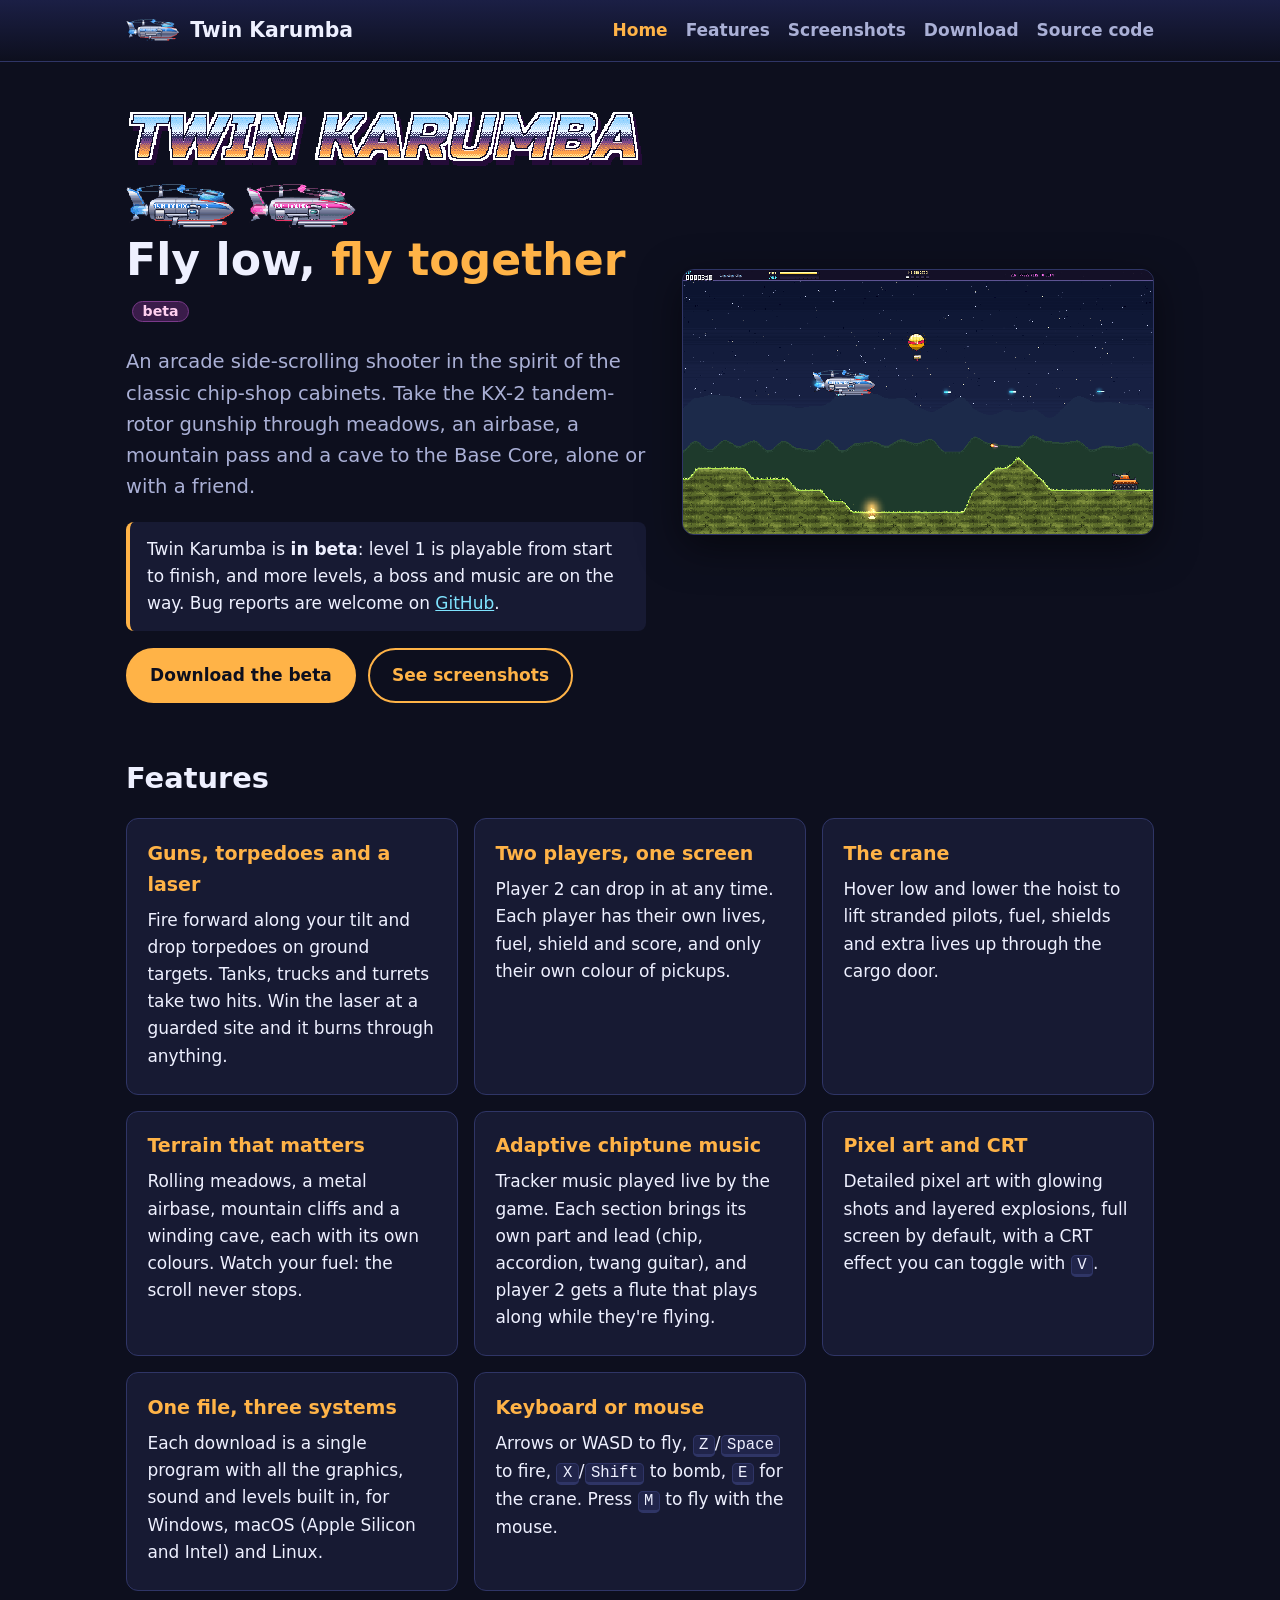
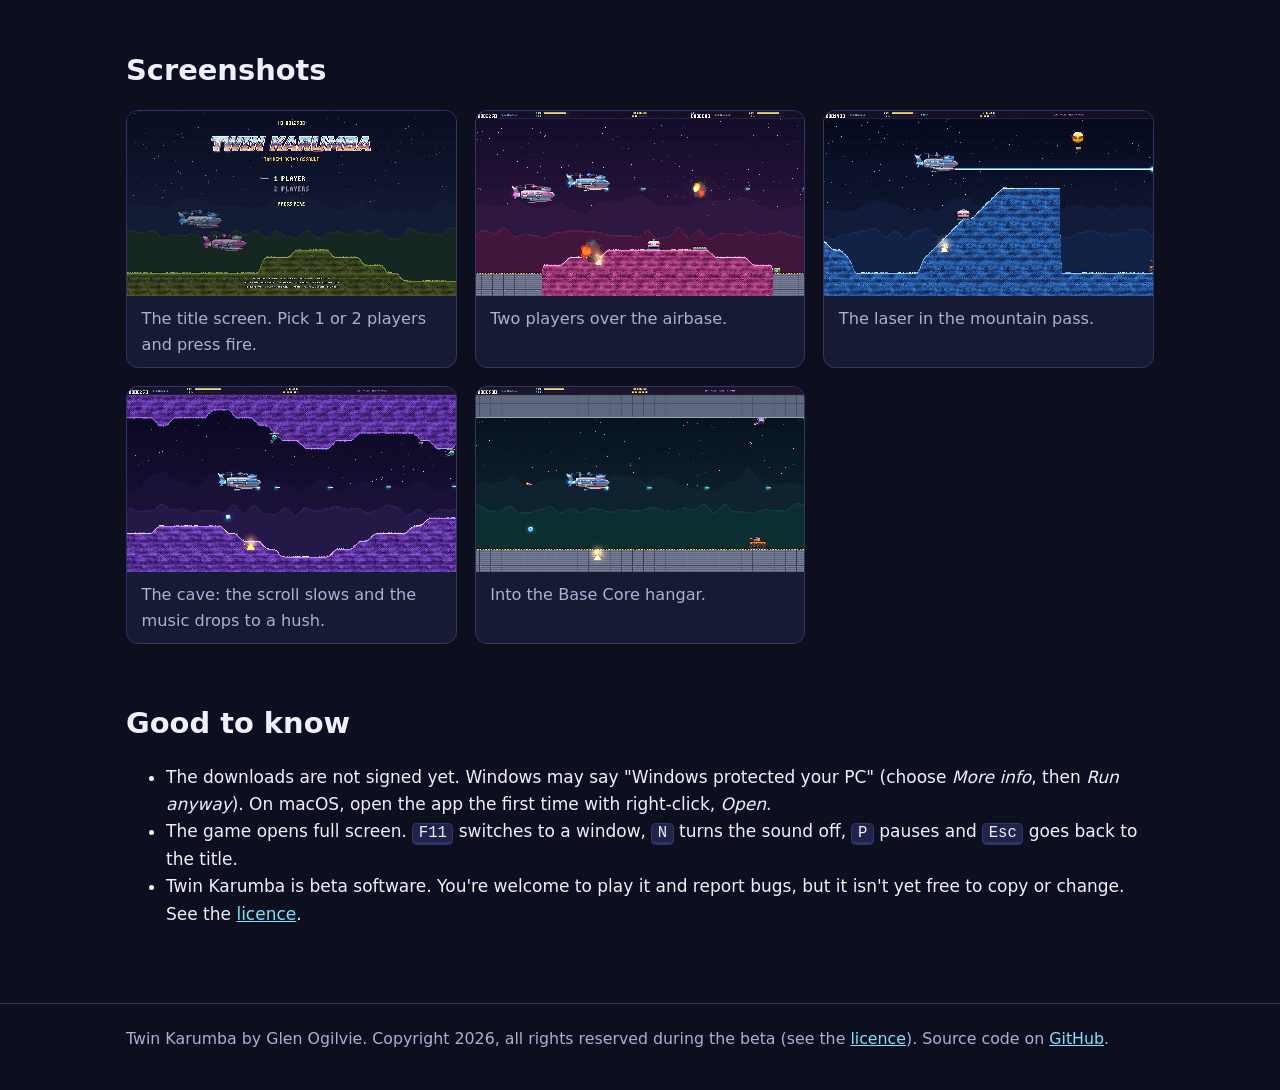
<file: index.html>
<!doctype html>
<html lang="en">
<head>
<meta charset="utf-8">
<meta name="viewport" content="width=device-width, initial-scale=1">
<title>Twin Karumba: tandem rotor assault</title>
<meta name="description" content="Twin Karumba, an arcade side-scrolling helicopter shooter for one or two players, with pixel art, caves, cranes and a chiptune soundtrack. Beta for Windows, macOS and Linux.">
<link rel="icon" type="image/png" href="images/icon.png">
<link rel="stylesheet" href="css/site.css?v=1">
<script src="js/lightbox.js?v=1" defer></script>
</head>
<body>
<header class="site">
  <div class="wrap">
    <a class="brand" href="index.html"><img src="images/icon.png" alt="">Twin Karumba</a>
    <nav>
      <a href="index.html" aria-current="page">Home</a>
      <a href="#features">Features</a>
      <a href="#screenshots">Screenshots</a>
      <a href="download.html">Download</a>
      <a href="https://github.com/nelg/twin-karumba">Source code</a>
    </nav>
  </div>
</header>

<main class="wrap">
  <div class="hero">
    <div>
      <img class="logo" src="images/logo.png" width="950" height="110" alt="Twin Karumba">
      <div class="ships"><img src="images/kx2.png" alt=""><img src="images/kx2-p2.png" alt=""></div>
      <h1>Fly low, <span>fly together</span> <span class="badge">beta</span></h1>
      <p class="lead">An arcade side-scrolling shooter in the spirit of the classic
      chip-shop cabinets. Take the KX-2 tandem-rotor gunship through meadows, an
      airbase, a mountain pass and a cave to the Base Core, alone or with a friend.</p>
      <div class="note">
        Twin Karumba is <strong>in beta</strong>: level 1 is playable from start to
        finish, and more levels, a boss and music are on the way. Bug reports are
        welcome on <a href="https://github.com/nelg/twin-karumba/issues">GitHub</a>.
      </div>
      <div class="buttons">
        <a class="btn" href="download.html">Download the beta</a>
        <a class="btn secondary" href="#screenshots">See screenshots</a>
      </div>
    </div>
    <a class="zoom" href="images/meadows.png"><img class="shot" src="images/meadows.png" width="1280" height="720"
         alt="The KX-2 helicopter flying over green hills, shooting at a hydrogen balloon"></a>
  </div>

  <section id="features">
    <h2>Features</h2>
    <div class="grid">
      <div class="card">
        <h3>Guns, torpedoes and a laser</h3>
        <p>Fire forward along your tilt and drop torpedoes on ground targets.
        Tanks, trucks and turrets take two hits. Win the laser at a guarded
        site and it burns through anything.</p>
      </div>
      <div class="card">
        <h3>Two players, one screen</h3>
        <p>Player 2 can drop in at any time. Each player has their own lives,
        fuel, shield and score, and only their own colour of pickups.</p>
      </div>
      <div class="card">
        <h3>The crane</h3>
        <p>Hover low and lower the hoist to lift stranded pilots, fuel,
        shields and extra lives up through the cargo door.</p>
      </div>
      <div class="card">
        <h3>Terrain that matters</h3>
        <p>Rolling meadows, a metal airbase, mountain cliffs and a winding cave,
        each with its own colours. Watch your fuel: the scroll never stops.</p>
      </div>
      <div class="card">
        <h3>Adaptive chiptune music</h3>
        <p>Tracker music played live by the game. Each section brings its own
        part and lead (chip, accordion, twang guitar), and player 2 gets a
        flute that plays along while they're flying.</p>
      </div>
      <div class="card">
        <h3>Pixel art and CRT</h3>
        <p>Detailed pixel art with glowing shots and layered explosions, full
        screen by default, with a CRT effect you can toggle with <kbd>V</kbd>.</p>
      </div>
      <div class="card">
        <h3>One file, three systems</h3>
        <p>Each download is a single program with all the graphics, sound and
        levels built in, for Windows, macOS (Apple Silicon and Intel) and Linux.</p>
      </div>
      <div class="card">
        <h3>Keyboard or mouse</h3>
        <p>Arrows or WASD to fly, <kbd>Z</kbd>/<kbd>Space</kbd> to fire,
        <kbd>X</kbd>/<kbd>Shift</kbd> to bomb, <kbd>E</kbd> for the crane.
        Press <kbd>M</kbd> to fly with the mouse.</p>
      </div>
    </div>
  </section>

  <section id="screenshots">
    <h2>Screenshots</h2>
    <div class="gallery">
      <figure>
        <a class="zoom" href="images/title.png"><img src="images/title.png" width="1280" height="720" loading="lazy"
             alt="The title screen: the Twin Karumba logo, a 1 or 2 players menu and both helicopters"></a>
        <figcaption>The title screen. Pick 1 or 2 players and press fire.</figcaption>
      </figure>
      <figure>
        <a class="zoom" href="images/airbase.png"><img src="images/airbase.png" width="1280" height="720" loading="lazy"
             alt="Two helicopters, blue and pink, flying over a pink airbase with explosions"></a>
        <figcaption>Two players over the airbase.</figcaption>
      </figure>
      <figure>
        <a class="zoom" href="images/mountains.png"><img src="images/mountains.png" width="1280" height="720" loading="lazy"
             alt="The helicopter firing a long laser beam over a blue mountain"></a>
        <figcaption>The laser in the mountain pass.</figcaption>
      </figure>
      <figure>
        <a class="zoom" href="images/cave.png"><img src="images/cave.png" width="1280" height="720" loading="lazy"
             alt="The helicopter flying through a purple cave with turrets on the ceiling"></a>
        <figcaption>The cave: the scroll slows and the music drops to a hush.</figcaption>
      </figure>
      <figure>
        <a class="zoom" href="images/boss.png"><img src="images/boss.png" width="1280" height="720" loading="lazy"
             alt="The helicopter inside a dark teal hangar with metal floor and ceiling"></a>
        <figcaption>Into the Base Core hangar.</figcaption>
      </figure>
    </div>
  </section>

  <section id="notes">
    <h2>Good to know</h2>
    <ul>
      <li>The downloads are not signed yet. Windows may say "Windows protected
      your PC" (choose <em>More info</em>, then <em>Run anyway</em>). On macOS,
      open the app the first time with right-click, <em>Open</em>.</li>
      <li>The game opens full screen. <kbd>F11</kbd> switches to a window,
      <kbd>N</kbd> turns the sound off, <kbd>P</kbd> pauses and <kbd>Esc</kbd>
      goes back to the title.</li>
      <li>Twin Karumba is beta software. You're welcome to play it and report
      bugs, but it isn't yet free to copy or change. See the
      <a href="https://github.com/nelg/twin-karumba/blob/main/LICENSE">licence</a>.</li>
    </ul>
  </section>
</main>

<footer class="site">
  <div class="wrap">
    Twin Karumba by Glen Ogilvie. Copyright 2026, all rights reserved during the
    beta (see the <a href="https://github.com/nelg/twin-karumba/blob/main/LICENSE">licence</a>).
    Source code on <a href="https://github.com/nelg/twin-karumba">GitHub</a>.
  </div>
</footer>
</body>
</html>
</file>
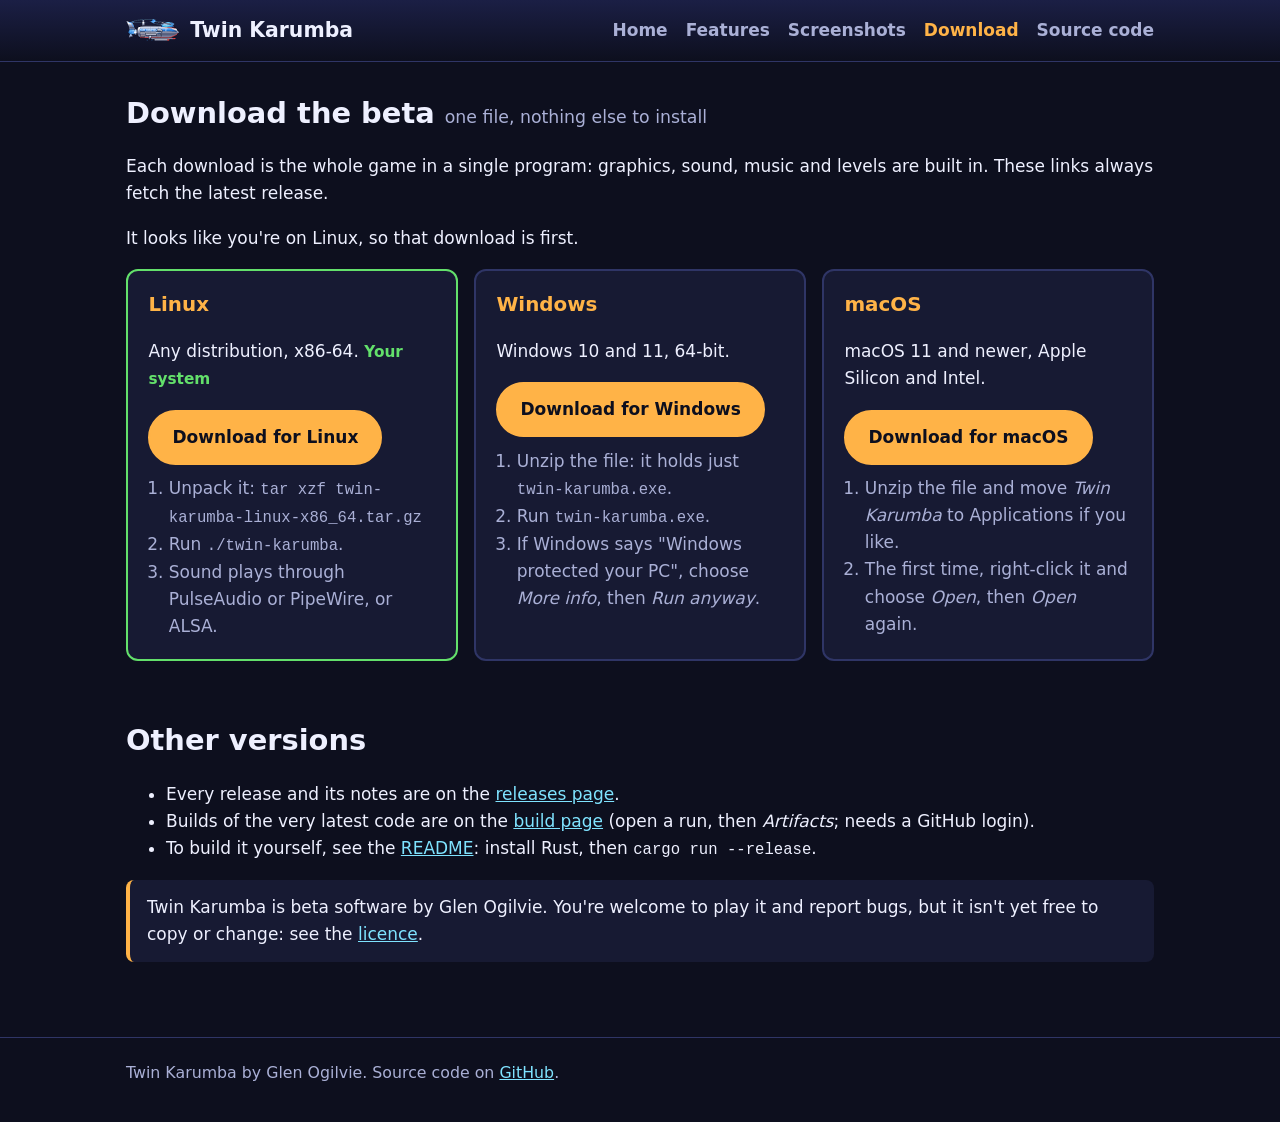
<file: download.html>
<!doctype html>
<html lang="en">
<head>
<meta charset="utf-8">
<meta name="viewport" content="width=device-width, initial-scale=1">
<title>Download Twin Karumba</title>
<meta name="description" content="Download the Twin Karumba beta for Windows, macOS or Linux: one file, nothing else to install.">
<link rel="icon" type="image/png" href="images/icon.png">
<link rel="stylesheet" href="css/site.css?v=1">
<script src="js/download.js?v=1" defer></script>
</head>
<body>
<header class="site">
  <div class="wrap">
    <a class="brand" href="index.html"><img src="images/icon.png" alt="">Twin Karumba</a>
    <nav>
      <a href="index.html">Home</a>
      <a href="index.html#features">Features</a>
      <a href="index.html#screenshots">Screenshots</a>
      <a href="download.html" aria-current="page">Download</a>
      <a href="https://github.com/nelg/twin-karumba">Source code</a>
    </nav>
  </div>
</header>

<main class="wrap">
  <section>
    <h2>Download the beta <small>one file, nothing else to install</small></h2>
    <p>Each download is the whole game in a single program: graphics, sound,
    music and levels are built in. These links always fetch the latest release.</p>
    <p class="detected" id="detected" hidden></p>
    <div class="platforms">
      <div class="platform" data-os="windows">
        <h3>Windows</h3>
        <p>Windows 10 and 11, 64-bit. <span class="yours" hidden>Your system</span></p>
        <div class="buttons"><a class="btn" href="https://github.com/nelg/twin-karumba/releases/latest/download/twin-karumba-windows-x86_64.zip">Download for Windows</a></div>
        <ol>
          <li>Unzip the file: it holds just <code>twin-karumba.exe</code>.</li>
          <li>Run <code>twin-karumba.exe</code>.</li>
          <li>If Windows says "Windows protected your PC", choose <em>More info</em>, then <em>Run anyway</em>.</li>
        </ol>
      </div>
      <div class="platform" data-os="macos">
        <h3>macOS</h3>
        <p>macOS 11 and newer, Apple Silicon and Intel. <span class="yours" hidden>Your system</span></p>
        <div class="buttons"><a class="btn" href="https://github.com/nelg/twin-karumba/releases/latest/download/twin-karumba-macos-universal.zip">Download for macOS</a></div>
        <ol>
          <li>Unzip the file and move <em>Twin Karumba</em> to Applications if you like.</li>
          <li>The first time, right-click it and choose <em>Open</em>, then <em>Open</em> again.</li>
        </ol>
      </div>
      <div class="platform" data-os="linux">
        <h3>Linux</h3>
        <p>Any distribution, x86-64. <span class="yours" hidden>Your system</span></p>
        <div class="buttons"><a class="btn" href="https://github.com/nelg/twin-karumba/releases/latest/download/twin-karumba-linux-x86_64.tar.gz">Download for Linux</a></div>
        <ol>
          <li>Unpack it: <code>tar xzf twin-karumba-linux-x86_64.tar.gz</code></li>
          <li>Run <code>./twin-karumba</code>.</li>
          <li>Sound plays through PulseAudio or PipeWire, or ALSA.</li>
        </ol>
      </div>
    </div>
  </section>

  <section>
    <h2>Other versions</h2>
    <ul>
      <li>Every release and its notes are on the
      <a href="https://github.com/nelg/twin-karumba/releases">releases page</a>.</li>
      <li>Builds of the very latest code are on the
      <a href="https://github.com/nelg/twin-karumba/actions/workflows/build.yml">build page</a>
      (open a run, then <em>Artifacts</em>; needs a GitHub login).</li>
      <li>To build it yourself, see the
      <a href="https://github.com/nelg/twin-karumba#run-it">README</a>:
      install Rust, then <code>cargo run --release</code>.</li>
    </ul>
    <div class="note">Twin Karumba is beta software by Glen Ogilvie. You're welcome
    to play it and report bugs, but it isn't yet free to copy or change: see the
    <a href="https://github.com/nelg/twin-karumba/blob/main/LICENSE">licence</a>.</div>
  </section>
</main>

<footer class="site">
  <div class="wrap">
    Twin Karumba by Glen Ogilvie. Source code on <a href="https://github.com/nelg/twin-karumba">GitHub</a>.
  </div>
</footer>
</body>
</html>
</file>
<file: css/site.css>
:root {
  --bg: #0d0f1e;
  --panel: #171a33;
  --panel-2: #20244a;
  --text: #eef0ff;
  --muted: #aab0d6;
  --accent: #ffb347;
  --accent-2: #63e06b;
  --link: #7fe3ff;
  --border: #2f3566;
  --danger: #ff8a8a;
  --radius: 12px;
}
* { box-sizing: border-box; }
html { scroll-behavior: smooth; }
body {
  margin: 0;
  background: var(--bg);
  color: var(--text);
  font: 17px/1.6 system-ui, -apple-system, "Segoe UI", Roboto, Ubuntu, sans-serif;
}
a { color: var(--link); }
a:hover { color: var(--accent); }
img { max-width: 100%; height: auto; }
code, kbd, pre { font-family: ui-monospace, "SFMono-Regular", Menlo, Consolas, monospace; font-size: 0.92em; }
kbd {
  background: var(--panel-2); border: 1px solid var(--border); border-bottom-width: 3px;
  border-radius: 5px; padding: 0 0.35em;
}
pre {
  background: #090a15; border: 1px solid var(--border); border-radius: 8px;
  padding: 0.8em 1em; overflow-x: auto; line-height: 1.45;
}
.wrap { max-width: 1060px; margin: 0 auto; padding: 0 16px; }

/* header */
header.site {
  background: linear-gradient(180deg, #1b1f45 0%, var(--bg) 100%);
  border-bottom: 1px solid var(--border);
}
header.site .wrap { display: flex; align-items: center; gap: 12px; padding-top: 14px; padding-bottom: 14px; flex-wrap: wrap; }
header.site .brand { display: flex; align-items: center; gap: 10px; text-decoration: none; color: var(--text); font-weight: 700; font-size: 1.2em; }
header.site .brand img { image-rendering: pixelated; width: 34px; height: 34px; }
header.site nav { margin-left: auto; display: flex; gap: 18px; flex-wrap: wrap; }
header.site nav a { text-decoration: none; color: var(--muted); font-weight: 600; }
header.site nav a:hover, header.site nav a[aria-current="page"] { color: var(--accent); }

/* hero */
.hero { padding: 48px 0 24px; display: grid; grid-template-columns: 1.1fr 1fr; gap: 36px; align-items: center; }
.hero h1 { font-size: 2.6em; line-height: 1.1; margin: 0 0 0.3em; }
.hero h1 span { color: var(--accent); }
.hero p.lead { font-size: 1.15em; color: var(--muted); margin: 0 0 1em; }
.hero .shot { border-radius: var(--radius); border: 1px solid var(--border); image-rendering: pixelated; box-shadow: 0 12px 40px rgba(0,0,0,0.5); }
.dragons { display: flex; gap: 6px; margin-bottom: 10px; }
.dragons img { image-rendering: pixelated; width: 34px; height: 34px; }
.note {
  background: var(--panel); border-left: 4px solid var(--accent); border-radius: 8px;
  padding: 0.8em 1em; margin: 1em 0; color: var(--text);
}
.buttons { display: flex; gap: 12px; flex-wrap: wrap; margin-top: 1em; }
.btn {
  display: inline-block; text-decoration: none; font-weight: 700; padding: 0.7em 1.3em;
  border-radius: 999px; border: 2px solid var(--accent); color: var(--bg); background: var(--accent);
}
.btn:hover { color: var(--bg); filter: brightness(1.1); }
.btn.secondary { background: transparent; color: var(--accent); }
.btn.secondary:hover { color: var(--bg); background: var(--accent); }

/* sections */
section { padding: 28px 0; }
section h2 { font-size: 1.7em; margin: 0 0 0.6em; }
section h2 small { color: var(--muted); font-weight: 400; font-size: 0.6em; }
.grid { display: grid; grid-template-columns: repeat(auto-fit, minmax(270px, 1fr)); gap: 16px; }
.card {
  background: var(--panel); border: 1px solid var(--border); border-radius: var(--radius);
  padding: 1.1em 1.2em;
}
.card h3 { margin: 0 0 0.4em; font-size: 1.12em; color: var(--accent); }
.card p { margin: 0.3em 0; color: var(--text); }
.card ul { margin: 0.3em 0; padding-left: 1.2em; }
.gallery { display: grid; grid-template-columns: repeat(auto-fit, minmax(300px, 1fr)); gap: 18px; }
.gallery figure { margin: 0; background: var(--panel); border: 1px solid var(--border); border-radius: var(--radius); overflow: hidden; }
.gallery img { display: block; width: 100%; image-rendering: pixelated; background: #000; }
.gallery figcaption { padding: 0.6em 0.9em; color: var(--muted); font-size: 0.95em; }

/* download picker */
.picker { display: grid; gap: 14px; }
.step { background: var(--panel); border: 1px solid var(--border); border-radius: var(--radius); padding: 1em 1.2em; }
.step h3 { margin: 0 0 0.5em; font-size: 1.1em; }
.step h3 .num {
  display: inline-grid; place-items: center; width: 1.6em; height: 1.6em; border-radius: 50%;
  background: var(--accent); color: var(--bg); margin-right: 0.4em; font-size: 0.9em;
}
.step .detected { color: var(--accent-2); font-size: 0.95em; margin: 0 0 0.5em; }
select {
  font: inherit; color: var(--text); background: var(--panel-2); border: 1px solid var(--border);
  border-radius: 8px; padding: 0.5em 0.7em; max-width: 100%;
}
.choices { display: grid; grid-template-columns: repeat(auto-fit, minmax(240px, 1fr)); gap: 10px; }
.choice {
  display: flex; gap: 10px; align-items: flex-start; cursor: pointer;
  background: var(--panel-2); border: 2px solid var(--border); border-radius: 10px; padding: 0.7em 0.9em;
}
.choice:hover { border-color: var(--link); }
.choice input { margin-top: 0.35em; accent-color: var(--accent); }
.choice:has(input:checked) { border-color: var(--accent); }
.choice strong { display: block; }
.choice span { color: var(--muted); font-size: 0.93em; }
.result { background: #10261a; border: 2px solid var(--accent-2); border-radius: var(--radius); padding: 1.1em 1.3em; }
.result h3 { margin: 0 0 0.3em; color: var(--accent-2); font-size: 1.25em; }
.result .files { display: grid; gap: 8px; margin: 0.8em 0; }
.result a.file {
  display: flex; justify-content: space-between; gap: 10px; flex-wrap: wrap; text-decoration: none;
  background: var(--accent-2); color: #08200f; font-weight: 700; padding: 0.7em 1em; border-radius: 10px;
  word-break: break-all;
}
.result a.file small { font-weight: 600; opacity: 0.8; }
.result a.file:hover { filter: brightness(1.08); color: #08200f; }
.result ol { padding-left: 1.3em; }
.result .warn { color: #ffd6a0; }

/* tables */
.table-wrap { overflow-x: auto; border: 1px solid var(--border); border-radius: var(--radius); }
table { border-collapse: collapse; width: 100%; min-width: 640px; background: var(--panel); }
th, td { text-align: left; padding: 0.55em 0.8em; border-bottom: 1px solid var(--border); vertical-align: top; }
th { background: var(--panel-2); position: sticky; top: 0; }
td.file { font-family: ui-monospace, Menlo, Consolas, monospace; font-size: 0.86em; word-break: break-all; }
td.size { white-space: nowrap; color: var(--muted); }
tr.minor td { color: var(--muted); }

footer.site { border-top: 1px solid var(--border); margin-top: 30px; padding: 22px 0 40px; color: var(--muted); font-size: 0.93em; }

@media (max-width: 800px) {
  .hero { grid-template-columns: 1fr; padding-top: 28px; }
  .hero h1 { font-size: 2em; }
  header.site nav { margin-left: 0; width: 100%; }
}
.visually-hidden { position: absolute; width: 1px; height: 1px; overflow: hidden; clip: rect(0 0 0 0); white-space: nowrap; }
[hidden] { display: none !important; }
tr.group th { background: #1d2a1f; color: var(--text); font-weight: 400; position: static; border-top: 2px solid var(--border); }
tr.group th span { color: var(--accent-2); font-weight: 700; margin-right: 0.4em; }
a.zoom { display: block; cursor: zoom-in; }
.lightbox {
  position: fixed; inset: 0; z-index: 100; background: rgba(5, 6, 14, 0.94);
  display: flex; align-items: center; justify-content: center; padding: 16px;
}
.lightbox[hidden] { display: none; }
.lightbox-figure {
  margin: 0; display: flex; flex-direction: column; align-items: center;
  max-width: 100%; max-height: 100%;
}
.lightbox-figure img {
  max-width: 100%; max-height: calc(100vh - 140px); width: auto; height: auto; cursor: pointer;
  image-rendering: pixelated; border-radius: 8px; box-shadow: 0 10px 50px rgba(0,0,0,0.7);
}
.lightbox-caption { color: var(--text); margin: 0.8em 0 0.4em; text-align: center; max-width: 60em; }
.lightbox-nav { display: flex; align-items: center; gap: 16px; }
.lightbox-nav button {
  font: inherit; font-weight: 700; color: var(--bg); background: var(--accent);
  border: none; border-radius: 999px; padding: 0.45em 1.1em; cursor: pointer;
}
.lightbox-nav button:hover { filter: brightness(1.1); }
.lightbox-count { color: var(--muted); min-width: 4em; text-align: center; }
.lightbox-close {
  position: absolute; top: 8px; right: 14px; font-size: 2.2em; line-height: 1;
  background: none; border: none; color: var(--text); cursor: pointer;
}
body.lightbox-open { overflow: hidden; }

/* Twin Karumba additions */
header.site .brand img { width: auto; height: 22px; }
.hero .logo { image-rendering: pixelated; width: 100%; max-width: 520px; display: block; margin: 0 0 14px; }
.ships { display: flex; gap: 10px; align-items: center; margin-bottom: 8px; }
.ships img { image-rendering: pixelated; height: 44px; width: auto; }
.badge { display: inline-block; background: #3a1c4a; color: #ffd0f0; border: 1px solid #7a3a8a; border-radius: 999px; padding: 0.1em 0.7em; font-size: 0.85em; font-weight: 700; margin-left: 0.4em; vertical-align: middle; }
.platforms { display: grid; grid-template-columns: repeat(auto-fit, minmax(270px, 1fr)); gap: 16px; }
.platform { background: var(--panel); border: 2px solid var(--border); border-radius: var(--radius); padding: 1.1em 1.2em; }
.platform.mine { border-color: var(--accent-2); }
.platform h3 { margin: 0 0 0.3em; color: var(--accent); }
.platform .yours { color: var(--accent-2); font-weight: 700; font-size: 0.9em; }
.platform ol { padding-left: 1.2em; margin: 0.6em 0 0; color: var(--muted); }
.hero h1 .badge { font-size: 0.32em; color: #ffd0f0; }
</file>
